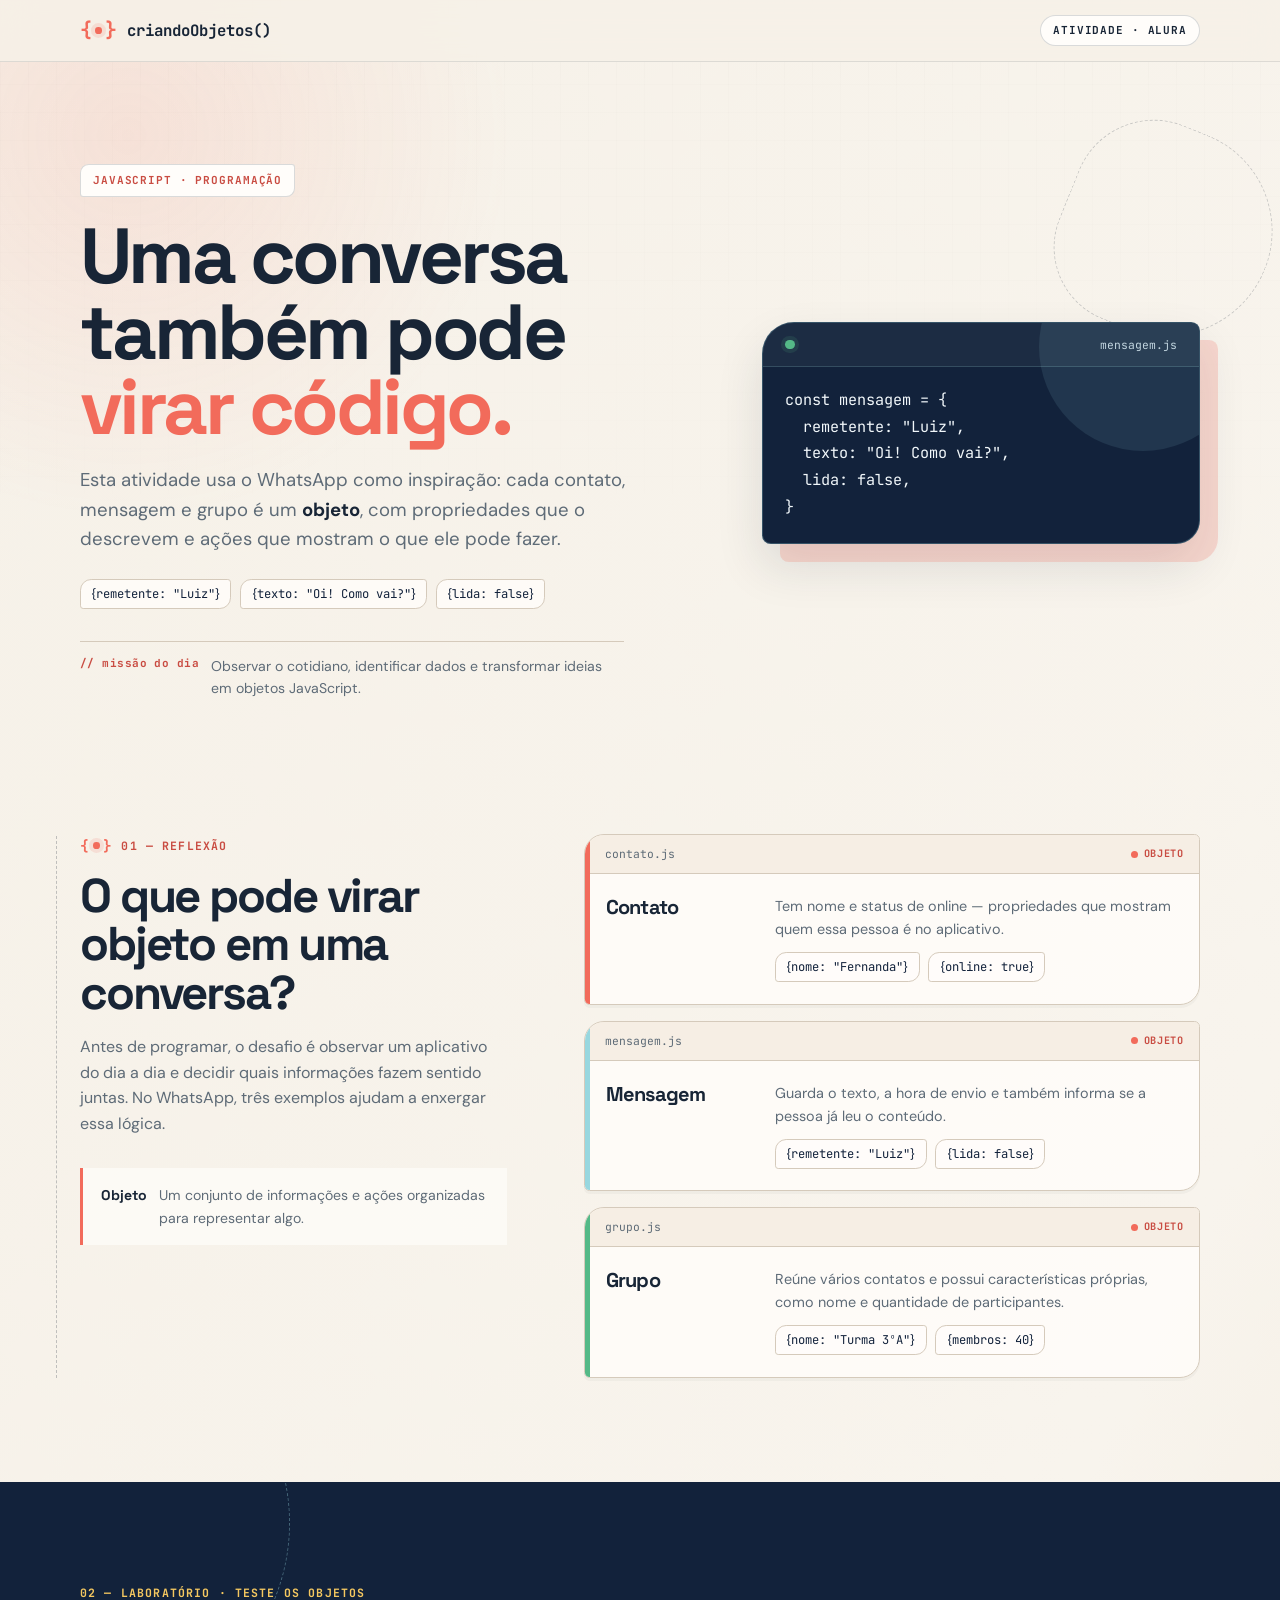
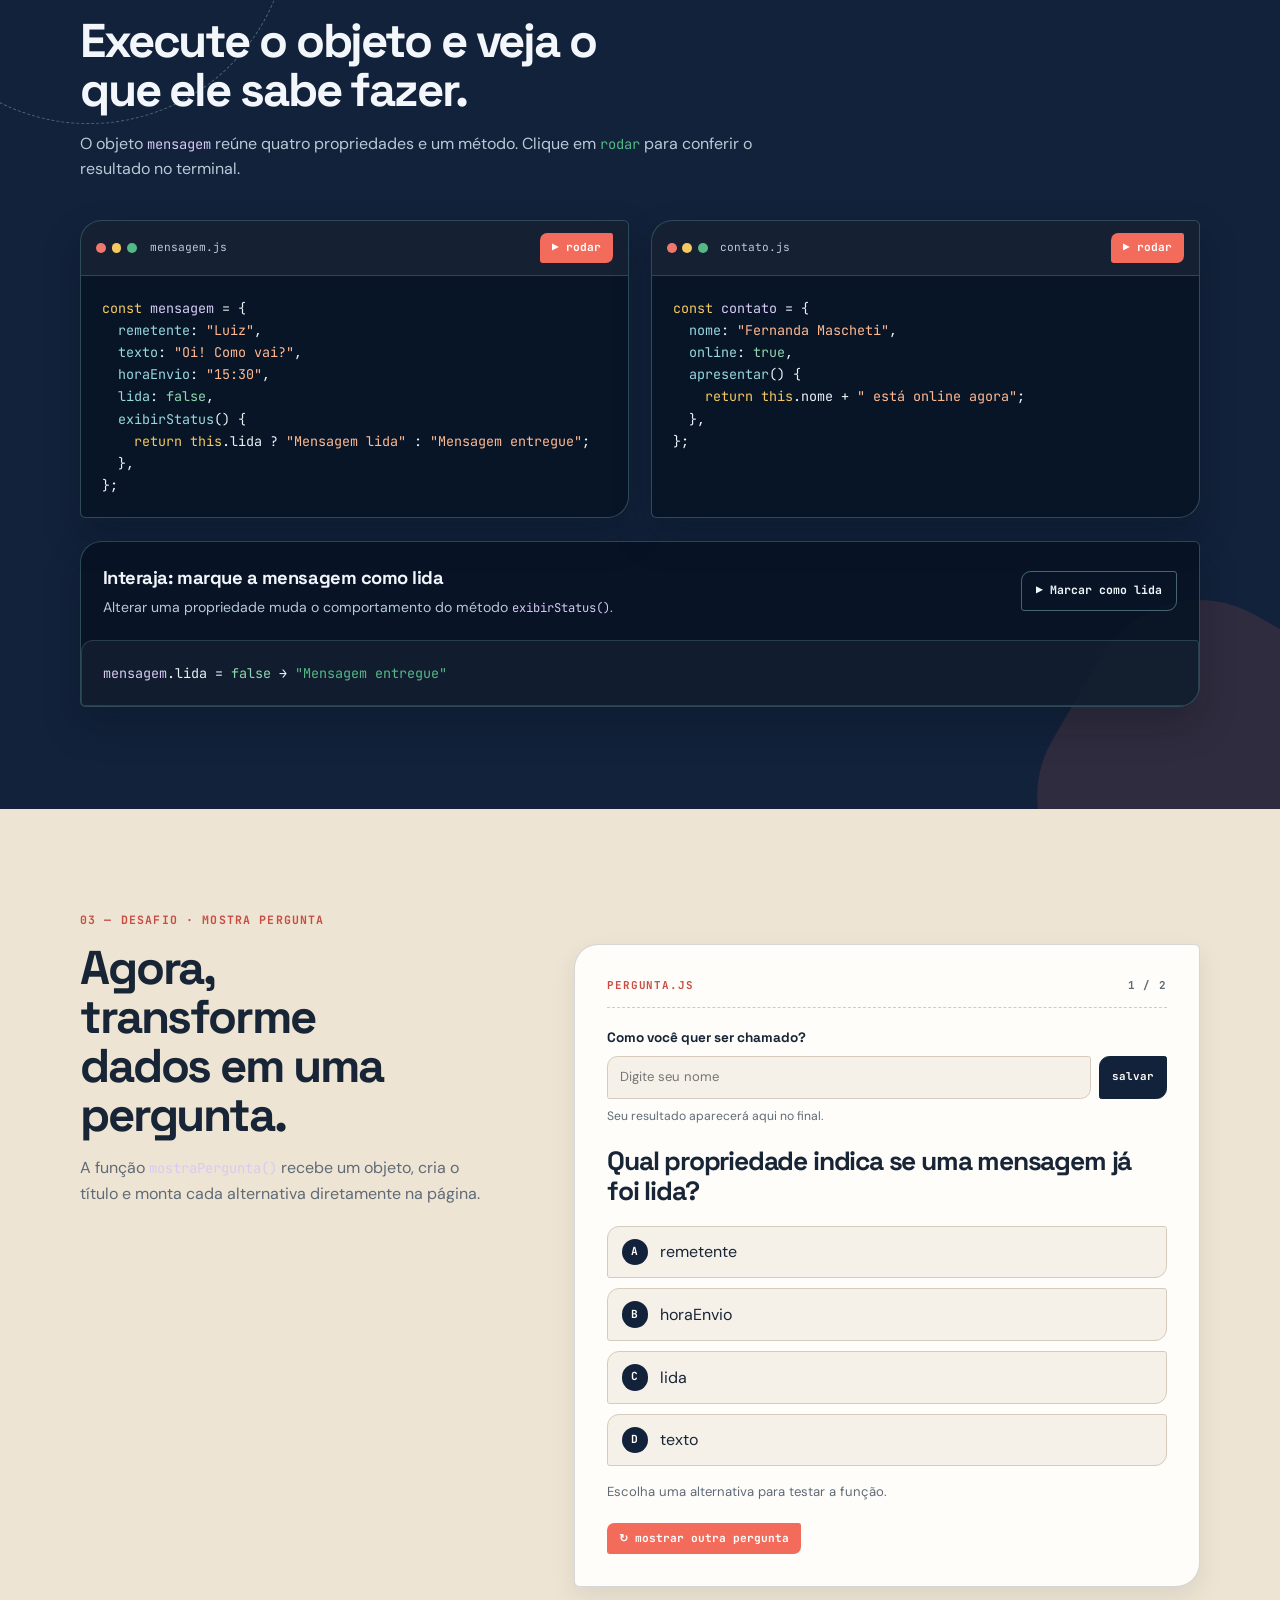
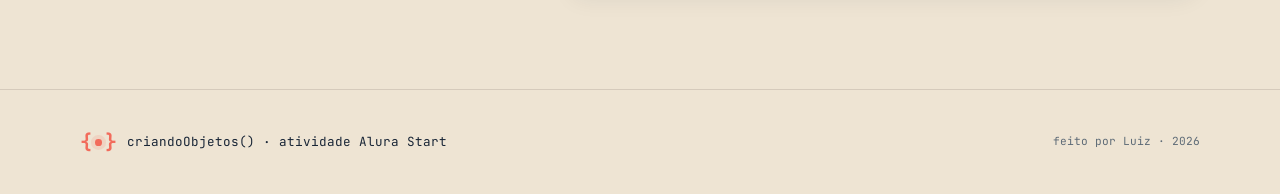
<file: index.html>
<!DOCTYPE html>
<html lang="pt-BR">
<head>
  <meta charset="UTF-8">
  <meta name="viewport" content="width=device-width, initial-scale=1.0">
  <meta name="description" content="Atividade de JavaScript sobre objetos, inspirada em conversas no WhatsApp.">
  <title>criandoObjetos() — Atividade Alura</title>
  <link rel="preconnect" href="https://fonts.googleapis.com">
  <link rel="preconnect" href="https://fonts.gstatic.com" crossorigin>
  <link href="https://fonts.googleapis.com/css2?family=DM+Sans:opsz,wght@9..40,400;9..40,500;9..40,700&family=JetBrains+Mono:wght@400;500;700&family=Space+Grotesk:wght@500;600;700&display=swap" rel="stylesheet">
  <link rel="stylesheet" href="css/style.css?v=click-red">
</head>

<!-- Design: Atlas de Conversas — editorial claro, azul-tinta para código e coral para ações. -->
<body>
  <header class="topbar">
    <div class="container flex-between">
      <div class="brand" aria-label="criandoObjetos">
        <span class="brace" aria-hidden="true">{<span class="dot"></span>}</span>
        <strong>criandoObjetos()</strong>
      </div>
      <span class="badge">atividade · alura</span>
    </div>
  </header>

  <main class="container">
    <section class="hero" aria-labelledby="titulo-principal">
      <div class="hero-text">
        <span class="tag">javascript · programação</span>
        <h1 id="titulo-principal">Uma conversa também pode <span class="coral">virar código.</span></h1>
        <p>Esta atividade usa o WhatsApp como inspiração: cada contato, mensagem e grupo é um <strong>objeto</strong>, com propriedades que o descrevem e ações que mostram o que ele pode fazer.</p>
        <div class="tokens" aria-label="Exemplos de propriedades de um objeto">
          <span class="token">{<code>remetente: "Luiz"</code>}</span>
          <span class="token">{<code>texto: "Oi! Como vai?"</code>}</span>
          <span class="token">{<code>lida: false</code>}</span>
        </div>
        <aside class="hero-note">
          <span>// missão do dia</span>
          <p>Observar o cotidiano, identificar dados e transformar ideias em objetos JavaScript.</p>
        </aside>
      </div>

      <div class="hero-code" aria-label="Exemplo de objeto mensagem em JavaScript">
        <div class="code-header"><span class="dot-live"></span> mensagem.js</div>
        <pre><code>const mensagem = {
  remetente: "Luiz",
  texto: "Oi! Como vai?",
  lida: false,
}</code></pre>
      </div>
    </section>

    <section class="reflection grid-2" aria-labelledby="titulo-reflexao">
      <div class="editorial">
        <p class="section-tag"><span class="brace small" aria-hidden="true">{<span class="dot"></span>}</span> 01 — reflexão</p>
        <h2 id="titulo-reflexao">O que pode virar objeto em uma conversa?</h2>
        <p class="muted">Antes de programar, o desafio é observar um aplicativo do dia a dia e decidir quais informações fazem sentido juntas. No WhatsApp, três exemplos ajudam a enxergar essa lógica.</p>
        <p class="object-definition"><strong>Objeto</strong><span>Um conjunto de informações e ações organizadas para representar algo.</span></p>
      </div>

      <div class="inspector-list" aria-label="Exemplos de objetos">
        <article class="inspector">
          <div class="code-header">contato.js <span class="obj-tag">objeto</span></div>
          <div class="inspector-body">
            <h3>Contato</h3>
            <p class="muted">Tem nome e status de online — propriedades que mostram quem essa pessoa é no aplicativo.</p>
            <div class="tokens">
              <span class="token">{<code>nome: "Fernanda"</code>}</span>
              <span class="token">{<code>online: true</code>}</span>
            </div>
          </div>
        </article>

        <article class="inspector">
          <div class="code-header">mensagem.js <span class="obj-tag">objeto</span></div>
          <div class="inspector-body">
            <h3>Mensagem</h3>
            <p class="muted">Guarda o texto, a hora de envio e também informa se a pessoa já leu o conteúdo.</p>
            <div class="tokens">
              <span class="token">{<code>remetente: "Luiz"</code>}</span>
              <span class="token">{<code>lida: false</code>}</span>
            </div>
          </div>
        </article>

        <article class="inspector">
          <div class="code-header">grupo.js <span class="obj-tag">objeto</span></div>
          <div class="inspector-body">
            <h3>Grupo</h3>
            <p class="muted">Reúne vários contatos e possui características próprias, como nome e quantidade de participantes.</p>
            <div class="tokens">
              <span class="token">{<code>nome: "Turma 3ºA"</code>}</span>
              <span class="token">{<code>membros: 40</code>}</span>
            </div>
          </div>
        </article>
      </div>
    </section>
  </main>

  <section class="playground" aria-labelledby="titulo-playground">
    <div class="container">
      <p class="section-tag">02 — laboratório · teste os objetos</p>
      <h2 id="titulo-playground">Execute o objeto e veja o que ele sabe fazer.</h2>
      <p class="muted max-w">O objeto <code class="code-inline">mensagem</code> reúne quatro propriedades e um método. Clique em <code class="code-inline green">rodar</code> para conferir o resultado no terminal.</p>

      <div class="grid-2">
        <article class="window">
          <div class="window-bar">
            <span class="dots" aria-hidden="true"><span class="r"></span><span class="y"></span><span class="g"></span></span>
            <span class="window-title">mensagem.js</span>
            <button class="run-btn" type="button" onclick="rodarMensagem()">▶ rodar</button>
          </div>
          <pre><code><span class="kw">const</span> <span class="var">mensagem</span> = {
  <span class="key">remetente</span>: <span class="str">"Luiz"</span>,
  <span class="key">texto</span>: <span class="str">"Oi! Como vai?"</span>,
  <span class="key">horaEnvio</span>: <span class="str">"15:30"</span>,
  <span class="key">lida</span>: <span class="bool">false</span>,
  <span class="key">exibirStatus</span>() {
    <span class="kw">return</span> <span class="kw">this</span>.lida ? <span class="str">"Mensagem lida"</span> : <span class="str">"Mensagem entregue"</span>;
  },
};</code></pre>
          <div id="console-mensagem" class="console hidden" aria-live="polite"></div>
        </article>

        <article class="window">
          <div class="window-bar">
            <span class="dots" aria-hidden="true"><span class="r"></span><span class="y"></span><span class="g"></span></span>
            <span class="window-title">contato.js</span>
            <button class="run-btn" type="button" onclick="rodarContato()">▶ rodar</button>
          </div>
          <pre><code><span class="kw">const</span> <span class="var">contato</span> = {
  <span class="key">nome</span>: <span class="str">"Fernanda Mascheti"</span>,
  <span class="key">online</span>: <span class="bool">true</span>,
  <span class="key">apresentar</span>() {
    <span class="kw">return</span> <span class="kw">this</span>.nome + <span class="str">" está online agora"</span>;
  },
};</code></pre>
          <div id="console-contato" class="console hidden" aria-live="polite"></div>
        </article>
      </div>

      <article class="window interact">
        <div class="interact-head">
          <div>
            <h3>Interaja: marque a mensagem como lida</h3>
            <p class="muted">Alterar uma propriedade muda o comportamento do método <code class="code-inline">exibirStatus()</code>.</p>
          </div>
          <button id="btn-lida" class="btn-outline" type="button" onclick="alternarLida()">▶ Marcar como lida</button>
        </div>
        <pre class="result-box"><code><span class="var">mensagem</span>.lida = <span class="bool">false</span> → <span class="ok">"Mensagem entregue"</span></code></pre>
      </article>
    </div>
  </section>

  <section class="question-lab" aria-labelledby="titulo-pergunta">
    <div class="container">
      <p class="section-tag">03 — desafio · mostra pergunta</p>
      <div class="question-layout">
        <div>
          <h2 id="titulo-pergunta">Agora, transforme dados em uma pergunta.</h2>
          <p class="muted">A função <code class="code-inline">mostraPergunta()</code> recebe um objeto, cria o título e monta cada alternativa diretamente na página.</p>
        </div>
        <div class="question-card" id="area-pergunta" aria-live="polite">
          <div class="question-card-top">
            <span class="question-label">pergunta.js</span>
            <span class="question-count" id="contador-pergunta">01 / 02</span>
          </div>
          <label class="name-field" for="nome-usuario">Como você quer ser chamado?</label>
          <div class="name-entry">
            <input id="nome-usuario" type="text" placeholder="Digite seu nome" maxlength="30" autocomplete="given-name">
            <button id="btn-salvar-nome" class="name-button" type="button">salvar</button>
          </div>
          <p id="saudacao-usuario" class="user-greeting" aria-live="polite">Seu resultado aparecerá aqui no final.</p>
          <h3 id="texto-pergunta">Carregando pergunta...</h3>
          <div id="alternativas" class="alternatives" role="group" aria-label="Alternativas da pergunta"></div>
          <p id="feedback-pergunta" class="question-feedback" aria-live="polite"></p>
          <button id="btn-proxima-pergunta" class="run-btn next-question" type="button">↻ mostrar outra pergunta</button>
          <div id="resultado-final" class="final-result hidden" aria-live="polite">
            <span class="final-kicker">resultado da missão</span>
            <h3 id="resultado-titulo"></h3>
            <p id="resultado-texto"></p>
          </div>
        </div>
      </div>
    </div>
  </section>

  <footer>
    <div class="container flex-between">
      <div class="brand"><span class="brace" aria-hidden="true">{<span class="dot"></span>}</span> criandoObjetos() · atividade Alura Start</div>
      <small>feito por Luiz · 2026</small>
    </div>
  </footer>

  <script src="js/app.js"></script>
</body>
</html>
</file>
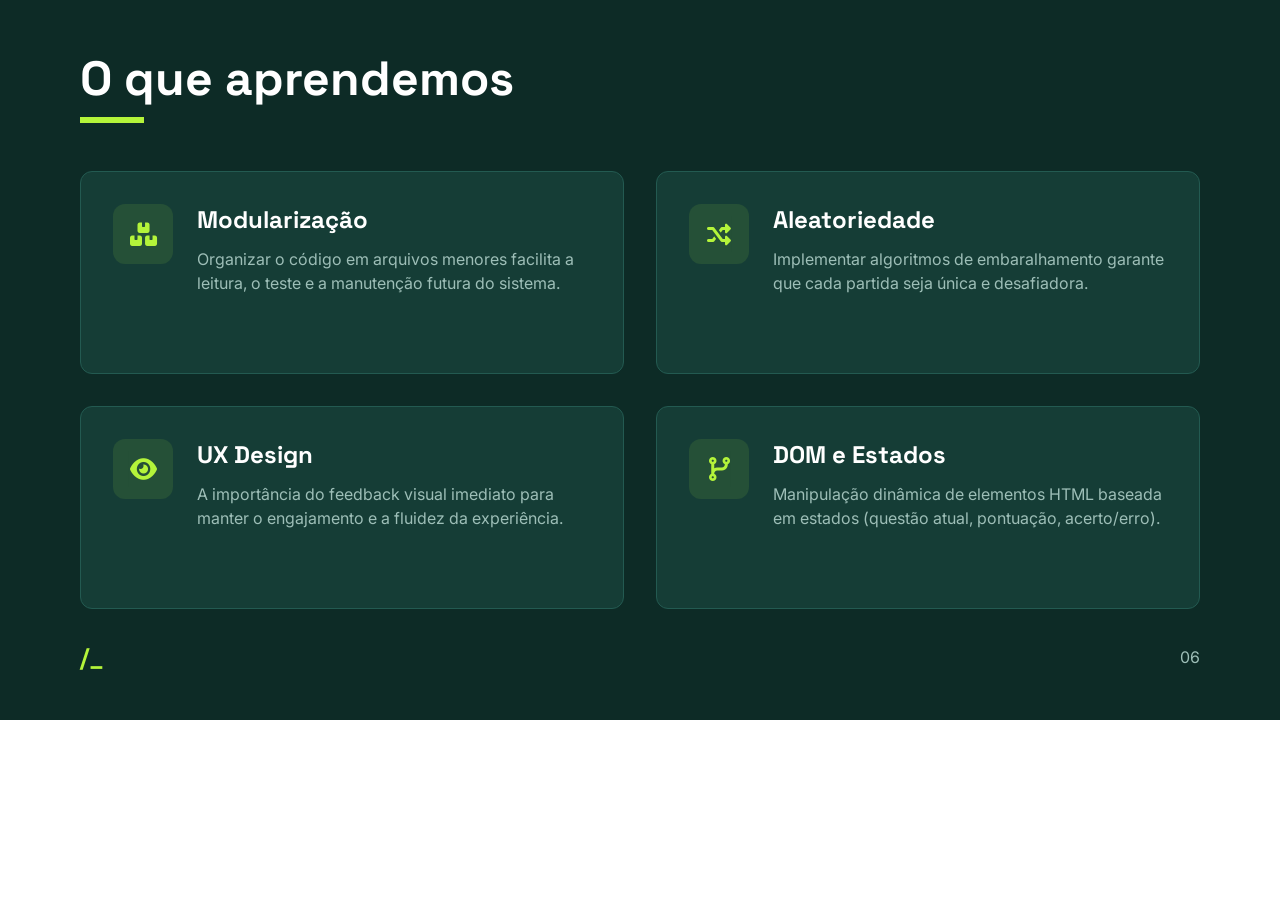
<file: apresentacao-missao-futebol/aprendizados.html>
<!DOCTYPE html>
<html lang="pt-BR">
<head>
  <meta charset="utf-8">
  <link href="https://fonts.googleapis.com/css2?family=Space+Grotesk:wght@700&family=Inter:wght@400;700&display=swap" rel="stylesheet">
  <link href="https://cdnjs.cloudflare.com/ajax/libs/font-awesome/6.0.0-beta3/css/all.min.css" rel="stylesheet">
  <style>
    * { margin: 0; padding: 0; box-sizing: border-box; }
    .slide-container {
      width: 1280px;
      min-height: 720px;
      background: #0D2B26;
      color: #FFFFFF;
      font-family: 'Inter', sans-serif;
      display: flex;
      flex-direction: column;
      padding: 48px 80px;
      position: relative;
    }

    .header {
      margin-bottom: 48px;
    }

    h2 {
      font-family: 'Space Grotesk', sans-serif;
      font-size: 48px;
      color: #FFFFFF;
      margin-bottom: 8px;
    }

    .accent-bar {
      width: 64px;
      height: 6px;
      background: #B4F43A;
    }

    .grid {
      flex: 1;
      display: grid;
      grid-template-columns: 1fr 1fr;
      grid-template-rows: 1fr 1fr;
      gap: 32px;
    }

    .card {
      background: #153D36;
      border: 1px solid #235A51;
      border-radius: 12px;
      padding: 32px;
      display: flex;
      align-items: flex-start;
      gap: 24px;
    }

    .icon-box {
      width: 60px;
      height: 60px;
      background: rgba(180, 244, 58, 0.1);
      border-radius: 12px;
      display: flex;
      align-items: center;
      justify-content: center;
      font-size: 24px;
      color: #B4F43A;
      flex-shrink: 0;
    }

    .card-content h3 {
      font-family: 'Space Grotesk', sans-serif;
      font-size: 24px;
      margin-bottom: 12px;
      color: #FFFFFF;
    }

    .card-content p {
      font-size: 16px;
      line-height: 1.5;
      color: #9DBEB7;
    }

    .footer {
      margin-top: 32px;
      display: flex;
      justify-content: space-between;
      align-items: center;
    }

    .motif {
      font-family: 'Space Grotesk', sans-serif;
      font-size: 24px;
      color: #B4F43A;
      font-weight: 700;
    }

    .page-num {
      color: #9DBEB7;
      font-size: 16px;
    }
  </style>
</head>
<body>
  <div class="slide-container">
    <div class="header">
      <h2>O que aprendemos</h2>
      <div class="accent-bar"></div>
    </div>

    <div class="grid">
      <div class="card">
        <div class="icon-box"><i class="fas fa-boxes"></i></div>
        <div class="card-content">
          <h3>Modularização</h3>
          <p>Organizar o código em arquivos menores facilita a leitura, o teste e a manutenção futura do sistema.</p>
        </div>
      </div>

      <div class="card">
        <div class="icon-box"><i class="fas fa-random"></i></div>
        <div class="card-content">
          <h3>Aleatoriedade</h3>
          <p>Implementar algoritmos de embaralhamento garante que cada partida seja única e desafiadora.</p>
        </div>
      </div>

      <div class="card">
        <div class="icon-box"><i class="fas fa-eye"></i></div>
        <div class="card-content">
          <h3>UX Design</h3>
          <p>A importância do feedback visual imediato para manter o engajamento e a fluidez da experiência.</p>
        </div>
      </div>

      <div class="card">
        <div class="icon-box"><i class="fas fa-code-branch"></i></div>
        <div class="card-content">
          <h3>DOM e Estados</h3>
          <p>Manipulação dinâmica de elementos HTML baseada em estados (questão atual, pontuação, acerto/erro).</p>
        </div>
      </div>
    </div>

    <div class="footer">
      <div class="motif">/_</div>
      <div class="page-num">06</div>
    </div>
  </div>
</body>
</html>
</file>
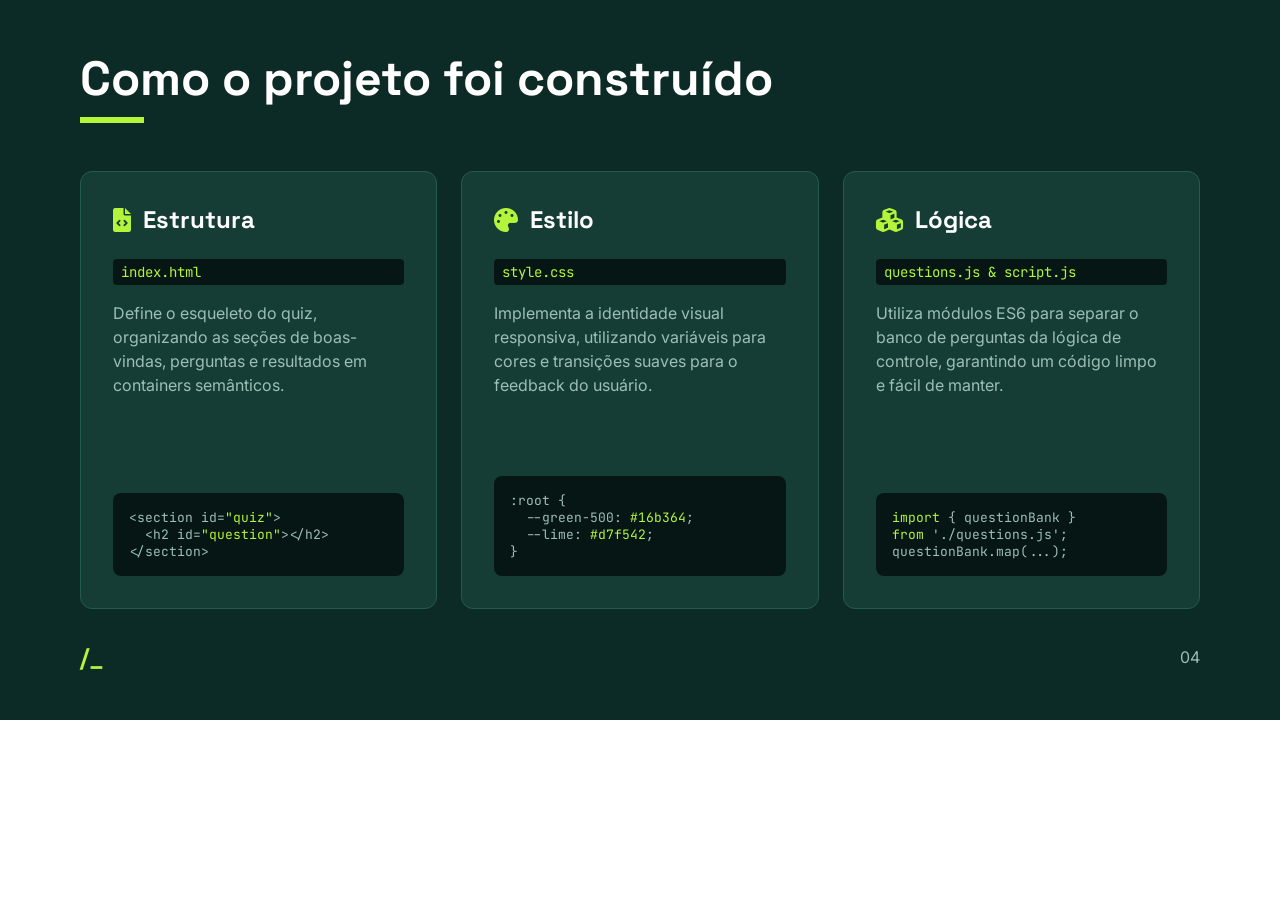
<file: apresentacao-missao-futebol/arquitetura.html>
<!DOCTYPE html>
<html lang="pt-BR">
<head>
  <meta charset="utf-8">
  <link href="https://fonts.googleapis.com/css2?family=Space+Grotesk:wght@700&family=Inter:wght@400;700&family=JetBrains+Mono:wght@400&display=swap" rel="stylesheet">
  <link href="https://cdnjs.cloudflare.com/ajax/libs/font-awesome/6.0.0-beta3/css/all.min.css" rel="stylesheet">
  <style>
    * { margin: 0; padding: 0; box-sizing: border-box; }
    .slide-container {
      width: 1280px;
      min-height: 720px;
      background: #0D2B26;
      color: #FFFFFF;
      font-family: 'Inter', sans-serif;
      display: flex;
      flex-direction: column;
      padding: 48px 80px;
      position: relative;
    }

    .header {
      margin-bottom: 48px;
    }

    h2 {
      font-family: 'Space Grotesk', sans-serif;
      font-size: 48px;
      color: #FFFFFF;
      margin-bottom: 8px;
    }

    .accent-bar {
      width: 64px;
      height: 6px;
      background: #B4F43A;
    }

    .architecture-grid {
      flex: 1;
      display: grid;
      grid-template-columns: 1fr 1fr 1fr;
      gap: 24px;
      align-items: stretch;
    }

    .column {
      background: #153D36;
      border: 1px solid #235A51;
      border-radius: 12px;
      padding: 32px;
      display: flex;
      flex-direction: column;
    }

    .column-header {
      display: flex;
      align-items: center;
      gap: 12px;
      margin-bottom: 24px;
    }

    .column-header i {
      color: #B4F43A;
      font-size: 24px;
    }

    .column-header h3 {
      font-family: 'Space Grotesk', sans-serif;
      font-size: 24px;
      color: #FFFFFF;
    }

    .file-tag {
      font-family: 'JetBrains Mono', monospace;
      font-size: 14px;
      background: #061614;
      color: #B4F43A;
      padding: 4px 8px;
      border-radius: 4px;
      display: inline-block;
      margin-bottom: 16px;
    }

    .column p {
      font-size: 16px;
      line-height: 1.5;
      color: #9DBEB7;
      margin-bottom: 20px;
    }

    .code-snippet {
      font-family: 'JetBrains Mono', monospace;
      font-size: 13px;
      background: #061614;
      padding: 16px;
      border-radius: 8px;
      color: #9DBEB7;
      margin-top: auto;
    }

    .code-snippet span { color: #B4F43A; }

    .footer {
      margin-top: 32px;
      display: flex;
      justify-content: space-between;
      align-items: center;
    }

    .motif {
      font-family: 'Space Grotesk', sans-serif;
      font-size: 24px;
      color: #B4F43A;
      font-weight: 700;
    }

    .page-num {
      color: #9DBEB7;
      font-size: 16px;
    }
  </style>
</head>
<body>
  <div class="slide-container">
    <div class="header">
      <h2>Como o projeto foi construído</h2>
      <div class="accent-bar"></div>
    </div>

    <div class="architecture-grid">
      <!-- HTML -->
      <div class="column">
        <div class="column-header">
          <i class="fas fa-file-code"></i>
          <h3>Estrutura</h3>
        </div>
        <div class="file-tag">index.html</div>
        <p>Define o esqueleto do quiz, organizando as seções de boas-vindas, perguntas e resultados em containers semânticos.</p>
        <div class="code-snippet">
          &lt;section id=<span>"quiz"</span>&gt;<br>
          &nbsp;&nbsp;&lt;h2 id=<span>"question"</span>&gt;&lt;/h2&gt;<br>
          &lt;/section&gt;
        </div>
      </div>

      <!-- CSS -->
      <div class="column">
        <div class="column-header">
          <i class="fas fa-palette"></i>
          <h3>Estilo</h3>
        </div>
        <div class="file-tag">style.css</div>
        <p>Implementa a identidade visual responsiva, utilizando variáveis para cores e transições suaves para o feedback do usuário.</p>
        <div class="code-snippet">
          :root {<br>
          &nbsp;&nbsp;--green-500: <span>#16b364</span>;<br>
          &nbsp;&nbsp;--lime: <span>#d7f542</span>;<br>
          }
        </div>
      </div>

      <!-- JS Módulos -->
      <div class="column">
        <div class="column-header">
          <i class="fas fa-cubes"></i>
          <h3>Lógica</h3>
        </div>
        <div class="file-tag">questions.js & script.js</div>
        <p>Utiliza módulos ES6 para separar o banco de perguntas da lógica de controle, garantindo um código limpo e fácil de manter.</p>
        <div class="code-snippet">
          <span>import</span> { questionBank }<br>
          <span>from</span> './questions.js';<br>
          questionBank.map(...);
        </div>
      </div>
    </div>

    <div class="footer">
      <div class="motif">/_</div>
      <div class="page-num">04</div>
    </div>
  </div>
</body>
</html>
</file>
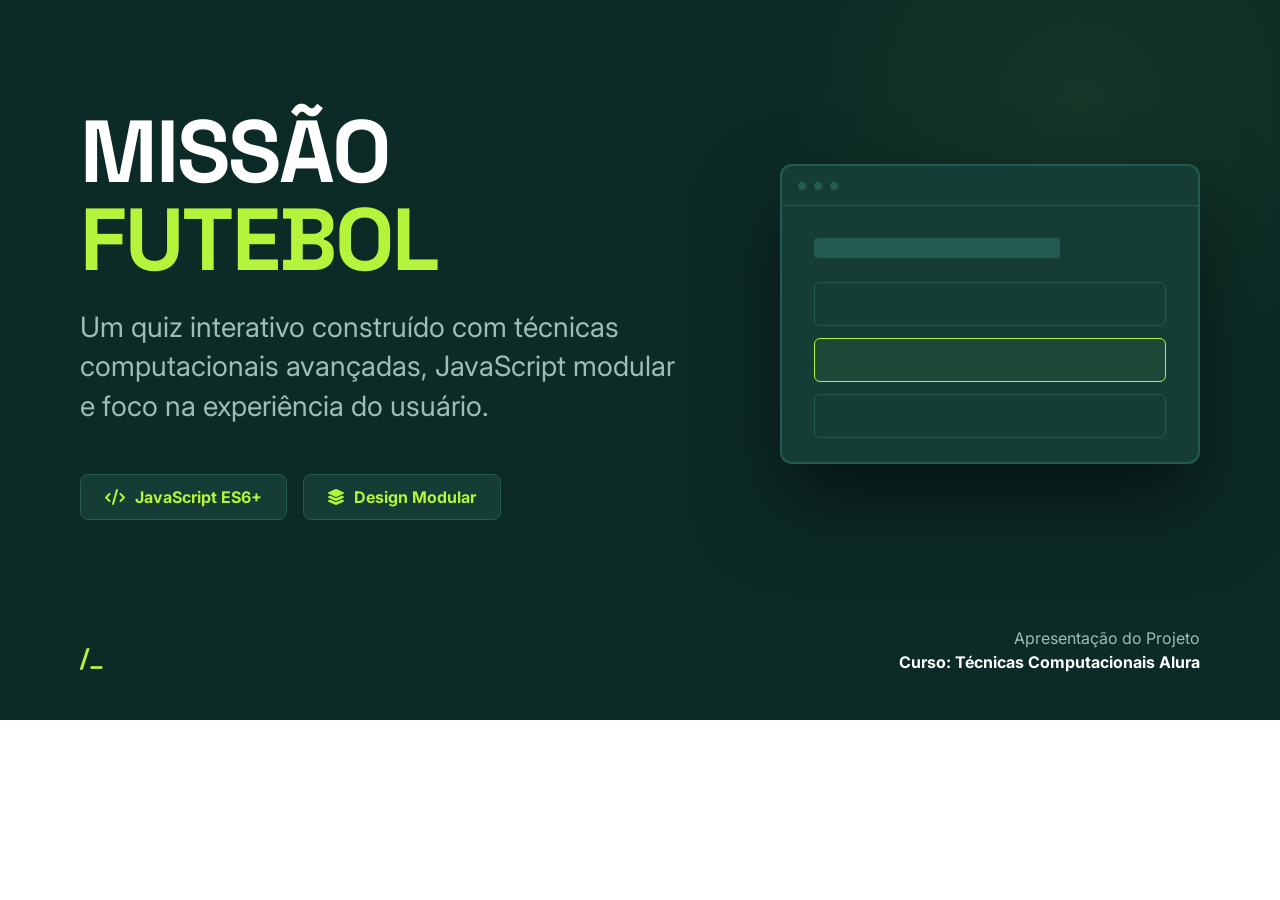
<file: apresentacao-missao-futebol/capa.html>
<!DOCTYPE html>
<html lang="pt-BR">
<head>
  <meta charset="utf-8">
  <link href="https://fonts.googleapis.com/css2?family=Space+Grotesk:wght@700&family=Inter:wght@400;700&display=swap" rel="stylesheet">
  <link href="https://cdnjs.cloudflare.com/ajax/libs/font-awesome/6.0.0-beta3/css/all.min.css" rel="stylesheet">
  <style>
    * { margin: 0; padding: 0; box-sizing: border-box; }
    .slide-container {
      width: 1280px;
      min-height: 720px;
      background: #0D2B26;
      color: #FFFFFF;
      font-family: 'Inter', sans-serif;
      display: flex;
      flex-direction: column;
      position: relative;
      overflow: hidden;
    }
    
    /* Background Elements */
    .bg-circle {
      position: absolute;
      width: 600px;
      height: 600px;
      background: radial-gradient(circle, rgba(180, 244, 58, 0.05) 0%, transparent 70%);
      border-radius: 50%;
      top: -200px;
      right: -100px;
    }

    .hero-layout {
      flex: 1;
      display: flex;
      align-items: center;
      padding: 0 80px;
      padding-top: 48px;
    }

    .text-side {
      flex: 1.2;
    }

    .visual-side {
      flex: 0.8;
      display: flex;
      justify-content: flex-end;
      position: relative;
    }

    h1 {
      font-family: 'Space Grotesk', sans-serif;
      font-size: 88px;
      line-height: 1.0;
      letter-spacing: -2px;
      margin-bottom: 24px;
    }

    h1 span {
      color: #B4F43A;
      display: block;
    }

    .subtitle {
      font-size: 28px;
      color: #9DBEB7;
      margin-bottom: 48px;
      font-weight: 400;
      max-width: 600px;
      line-height: 1.4;
    }

    .badge-row {
      display: flex;
      gap: 16px;
    }

    .badge {
      background: #153D36;
      border: 1px solid #235A51;
      padding: 12px 24px;
      border-radius: 8px;
      font-size: 16px;
      font-weight: 700;
      color: #B4F43A;
      display: flex;
      align-items: center;
      gap: 10px;
    }

    .mockup {
      width: 420px;
      height: 300px;
      background: #153D36;
      border: 2px solid #235A51;
      border-radius: 12px;
      position: relative;
      box-shadow: 0 40px 80px rgba(0,0,0,0.5);
    }

    .mockup-header {
      height: 40px;
      border-bottom: 1px solid #235A51;
      display: flex;
      align-items: center;
      padding: 0 16px;
      gap: 8px;
    }

    .dot { width: 8px; height: 8px; border-radius: 50%; background: #235A51; }

    .mockup-content {
      padding: 32px;
    }

    .mockup-title {
      height: 20px;
      width: 70%;
      background: #235A51;
      border-radius: 4px;
      margin-bottom: 24px;
    }

    .mockup-option {
      height: 44px;
      width: 100%;
      border: 1px solid #235A51;
      border-radius: 6px;
      margin-bottom: 12px;
    }

    .mockup-option.active {
      border-color: #B4F43A;
      background: rgba(180, 244, 58, 0.05);
    }

    .footer {
      padding: 48px 80px;
      display: flex;
      justify-content: space-between;
      align-items: flex-end;
    }

    .motif {
      font-family: 'Space Grotesk', sans-serif;
      font-size: 24px;
      color: #B4F43A;
      font-weight: 700;
    }

    .author {
      text-align: right;
      font-size: 16px;
      color: #9DBEB7;
    }

    .author strong { color: #FFFFFF; display: block; margin-top: 4px; }
  </style>
</head>
<body>
  <div class="slide-container">
    <div class="bg-circle"></div>
    
    <div class="hero-layout">
      <div class="text-side">
        <h1>MISSÃO <span>FUTEBOL</span></h1>
        <p class="subtitle">Um quiz interativo construído com técnicas computacionais avançadas, JavaScript modular e foco na experiência do usuário.</p>
        
        <div class="badge-row">
          <div class="badge">
            <i class="fas fa-code"></i> JavaScript ES6+
          </div>
          <div class="badge">
            <i class="fas fa-layer-group"></i> Design Modular
          </div>
        </div>
      </div>
      
      <div class="visual-side">
        <div class="mockup">
          <div class="mockup-header">
            <div class="dot"></div>
            <div class="dot"></div>
            <div class="dot"></div>
          </div>
          <div class="mockup-content">
            <div class="mockup-title"></div>
            <div class="mockup-option"></div>
            <div class="mockup-option active"></div>
            <div class="mockup-option"></div>
          </div>
        </div>
      </div>
    </div>

    <div class="footer">
      <div class="motif">/_</div>
      <div class="author">
        Apresentação do Projeto
        <strong>Curso: Técnicas Computacionais Alura</strong>
      </div>
    </div>
  </div>
</body>
</html>
</file>
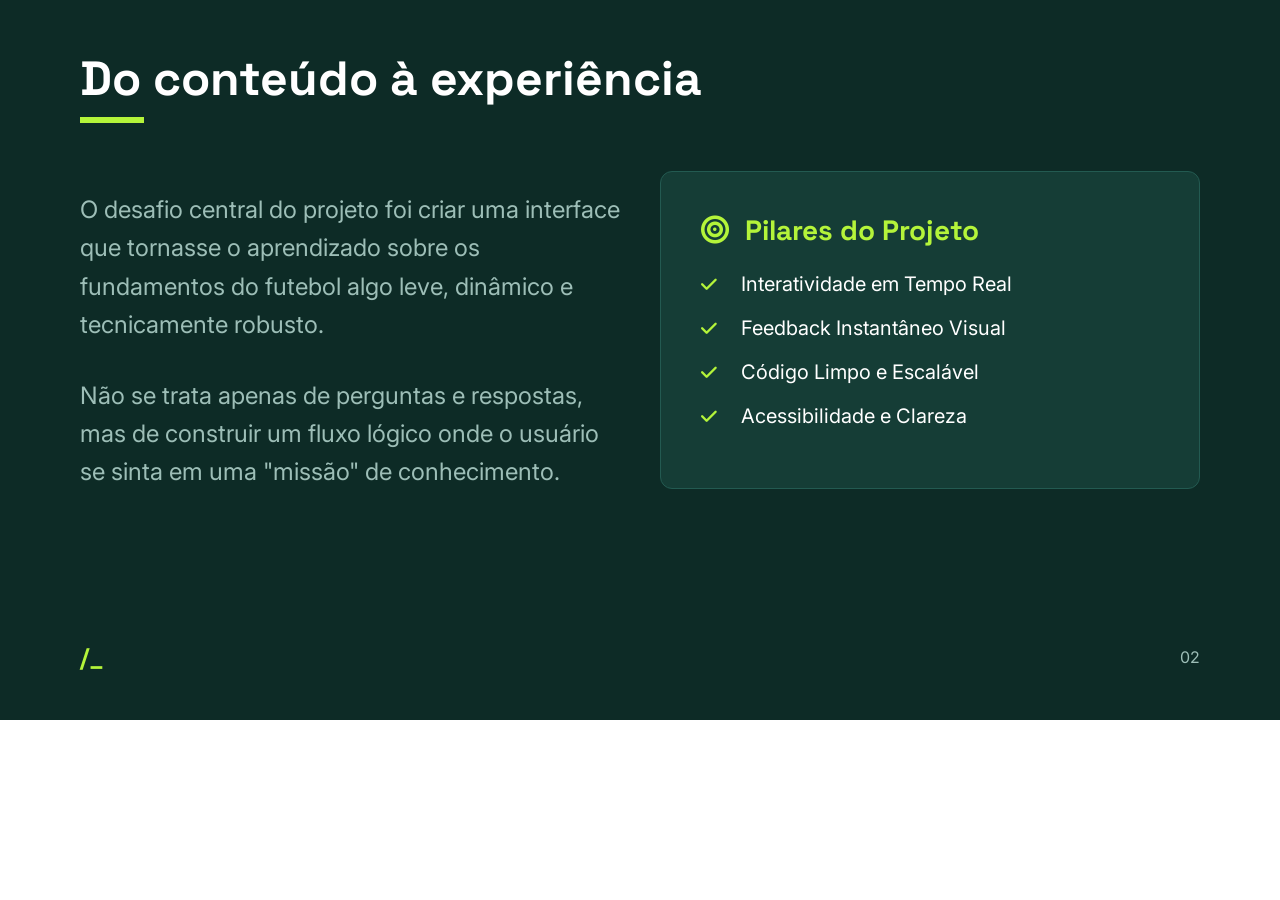
<file: apresentacao-missao-futebol/desafio.html>
<!DOCTYPE html>
<html lang="pt-BR">
<head>
  <meta charset="utf-8">
  <link href="https://fonts.googleapis.com/css2?family=Space+Grotesk:wght@700&family=Inter:wght@400;700&display=swap" rel="stylesheet">
  <link href="https://cdnjs.cloudflare.com/ajax/libs/font-awesome/6.0.0-beta3/css/all.min.css" rel="stylesheet">
  <style>
    * { margin: 0; padding: 0; box-sizing: border-box; }
    .slide-container {
      width: 1280px;
      min-height: 720px;
      background: #0D2B26;
      color: #FFFFFF;
      font-family: 'Inter', sans-serif;
      display: flex;
      flex-direction: column;
      padding: 48px 80px;
      position: relative;
    }

    .header {
      margin-bottom: 48px;
      padding-top: 0;
    }

    h2 {
      font-family: 'Space Grotesk', sans-serif;
      font-size: 48px;
      color: #FFFFFF;
      margin-bottom: 8px;
    }

    .accent-bar {
      width: 64px;
      height: 6px;
      background: #B4F43A;
    }

    .content-zone {
      flex: 1;
      display: grid;
      grid-template-columns: 1fr 1fr;
      gap: 40px;
      align-items: start;
    }

    .text-block {
      padding-top: 20px;
    }

    p {
      font-size: 24px;
      line-height: 1.6;
      color: #9DBEB7;
      margin-bottom: 32px;
    }

    .concept-card {
      background: #153D36;
      border: 1px solid #235A51;
      border-radius: 12px;
      padding: 40px;
    }

    h3 {
      font-family: 'Space Grotesk', sans-serif;
      font-size: 28px;
      color: #B4F43A;
      margin-bottom: 24px;
      display: flex;
      align-items: center;
      gap: 16px;
    }

    ul {
      list-style: none;
    }

    li {
      font-size: 20px;
      margin-bottom: 20px;
      display: flex;
      align-items: center;
      gap: 16px;
      color: #FFFFFF;
    }

    li i {
      color: #B4F43A;
      font-size: 18px;
      width: 24px;
    }

    .footer {
      margin-top: auto;
      display: flex;
      justify-content: space-between;
      align-items: center;
    }

    .motif {
      font-family: 'Space Grotesk', sans-serif;
      font-size: 24px;
      color: #B4F43A;
      font-weight: 700;
    }

    .page-num {
      color: #9DBEB7;
      font-size: 16px;
    }
  </style>
</head>
<body>
  <div class="slide-container">
    <div class="header">
      <h2>Do conteúdo à experiência</h2>
      <div class="accent-bar"></div>
    </div>

    <div class="content-zone">
      <div class="text-block">
        <p>O desafio central do projeto foi criar uma interface que tornasse o aprendizado sobre os fundamentos do futebol algo leve, dinâmico e tecnicamente robusto.</p>
        <p>Não se trata apenas de perguntas e respostas, mas de construir um fluxo lógico onde o usuário se sinta em uma "missão" de conhecimento.</p>
      </div>

      <div class="concept-card">
        <h3><i class="fas fa-bullseye"></i> Pilares do Projeto</h3>
        <ul>
          <li><i class="fas fa-check"></i> Interatividade em Tempo Real</li>
          <li><i class="fas fa-check"></i> Feedback Instantâneo Visual</li>
          <li><i class="fas fa-check"></i> Código Limpo e Escalável</li>
          <li><i class="fas fa-check"></i> Acessibilidade e Clareza</li>
        </ul>
      </div>
    </div>

    <div class="footer">
      <div class="motif">/_</div>
      <div class="page-num">02</div>
    </div>
  </div>
</body>
</html>
</file>
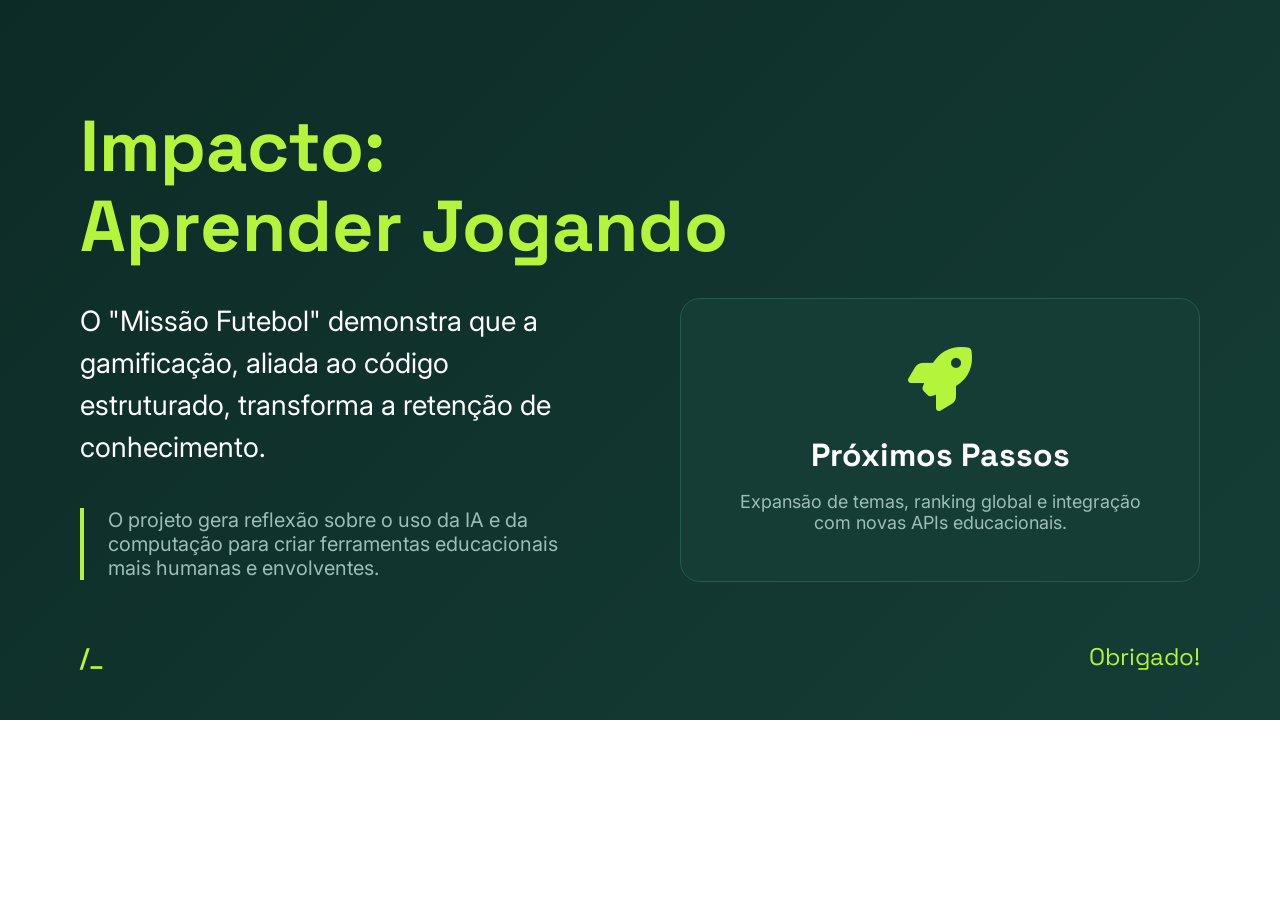
<file: apresentacao-missao-futebol/impacto.html>
<!DOCTYPE html>
<html lang="pt-BR">
<head>
  <meta charset="utf-8">
  <link href="https://fonts.googleapis.com/css2?family=Space+Grotesk:wght@700&family=Inter:wght@400;700&display=swap" rel="stylesheet">
  <link href="https://cdnjs.cloudflare.com/ajax/libs/font-awesome/6.0.0-beta3/css/all.min.css" rel="stylesheet">
  <style>
    * { margin: 0; padding: 0; box-sizing: border-box; }
    .slide-container {
      width: 1280px;
      min-height: 720px;
      background: #0D2B26;
      color: #FFFFFF;
      font-family: 'Inter', sans-serif;
      display: flex;
      flex-direction: column;
      padding: 48px 80px;
      position: relative;
    }

    .bg-gradient {
      position: absolute;
      inset: 0;
      background: linear-gradient(135deg, rgba(13, 43, 38, 1) 0%, rgba(21, 61, 54, 1) 100%);
      z-index: 1;
    }

    .content {
      position: relative;
      z-index: 2;
      flex: 1;
      display: flex;
      flex-direction: column;
      justify-content: center;
    }

    h2 {
      font-family: 'Space Grotesk', sans-serif;
      font-size: 72px;
      color: #B4F43A;
      margin-bottom: 32px;
      line-height: 1.1;
    }

    .impact-grid {
      display: grid;
      grid-template-columns: 1fr 1fr;
      gap: 80px;
      align-items: center;
    }

    .text-section p {
      font-size: 28px;
      line-height: 1.5;
      color: #FFFFFF;
      margin-bottom: 24px;
    }

    .text-section span {
      display: block;
      font-size: 20px;
      color: #9DBEB7;
      border-left: 4px solid #B4F43A;
      padding-left: 24px;
      margin-top: 40px;
    }

    .cta-box {
      background: #153D36;
      border: 1px solid #235A51;
      border-radius: 20px;
      padding: 48px;
      text-align: center;
    }

    .cta-box i {
      font-size: 64px;
      color: #B4F43A;
      margin-bottom: 24px;
    }

    .cta-box h3 {
      font-family: 'Space Grotesk', sans-serif;
      font-size: 32px;
      margin-bottom: 16px;
    }

    .cta-box p {
      color: #9DBEB7;
      font-size: 18px;
    }

    .footer {
      position: relative;
      z-index: 2;
      margin-top: auto;
      display: flex;
      justify-content: space-between;
      align-items: center;
    }

    .motif {
      font-family: 'Space Grotesk', sans-serif;
      font-size: 24px;
      color: #B4F43A;
      font-weight: 700;
    }

    .thanks {
      font-family: 'Space Grotesk', sans-serif;
      color: #B4F43A;
      font-size: 24px;
    }
  </style>
</head>
<body>
  <div class="slide-container">
    <div class="bg-gradient"></div>
    
    <div class="content">
      <h2>Impacto:<br>Aprender Jogando</h2>
      
      <div class="impact-grid">
        <div class="text-section">
          <p>O "Missão Futebol" demonstra que a gamificação, aliada ao código estruturado, transforma a retenção de conhecimento.</p>
          <span>O projeto gera reflexão sobre o uso da IA e da computação para criar ferramentas educacionais mais humanas e envolventes.</span>
        </div>
        
        <div class="cta-box">
          <i class="fas fa-rocket"></i>
          <h3>Próximos Passos</h3>
          <p>Expansão de temas, ranking global e integração com novas APIs educacionais.</p>
        </div>
      </div>
    </div>

    <div class="footer">
      <div class="motif">/_</div>
      <div class="thanks">Obrigado!</div>
    </div>
  </div>
</body>
</html>
</file>
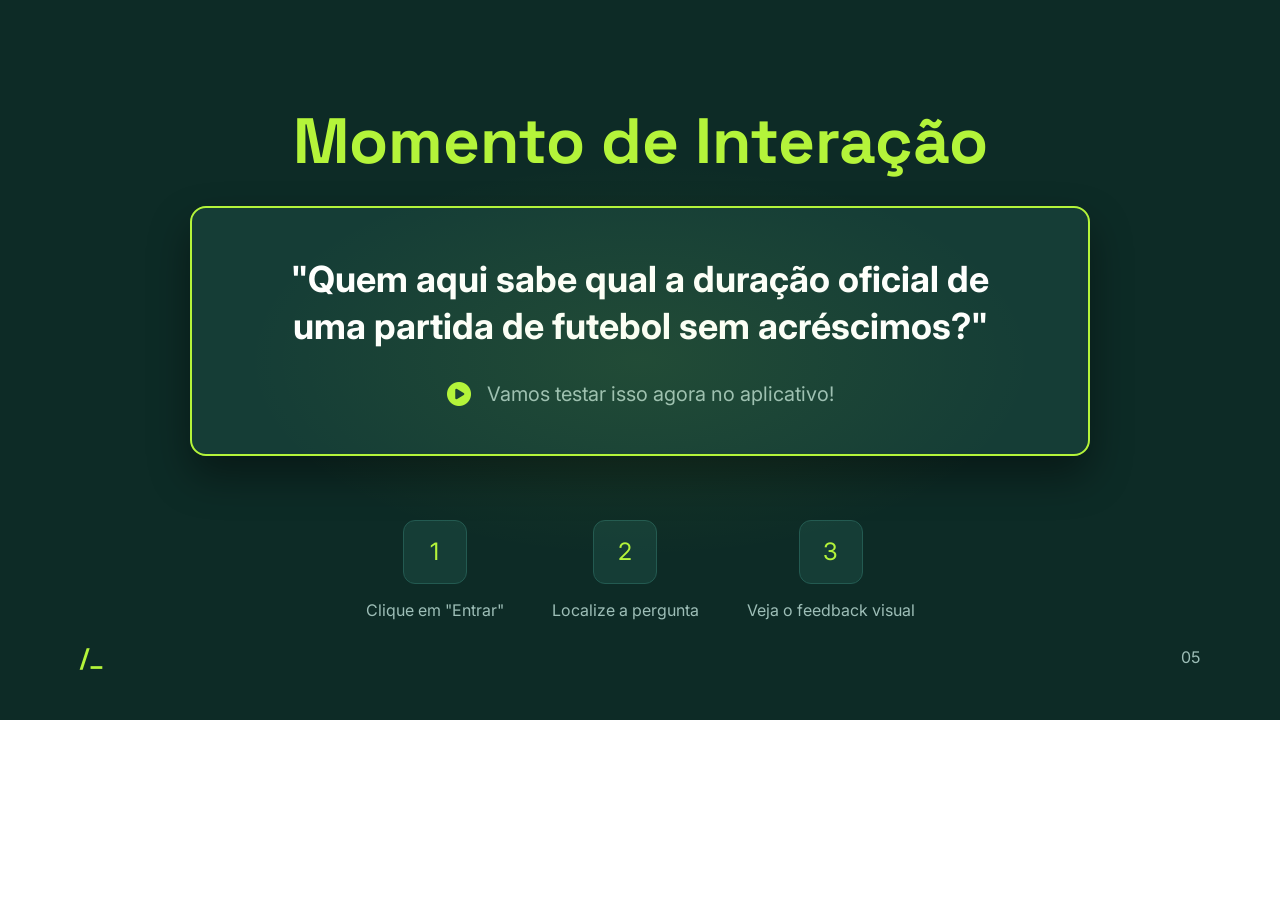
<file: apresentacao-missao-futebol/interacao.html>
<!DOCTYPE html>
<html lang="pt-BR">
<head>
  <meta charset="utf-8">
  <link href="https://fonts.googleapis.com/css2?family=Space+Grotesk:wght@700&family=Inter:wght@400;700&display=swap" rel="stylesheet">
  <link href="https://cdnjs.cloudflare.com/ajax/libs/font-awesome/6.0.0-beta3/css/all.min.css" rel="stylesheet">
  <style>
    * { margin: 0; padding: 0; box-sizing: border-box; }
    .slide-container {
      width: 1280px;
      min-height: 720px;
      background: #0D2B26;
      color: #FFFFFF;
      font-family: 'Inter', sans-serif;
      display: flex;
      flex-direction: column;
      padding: 48px 80px;
      position: relative;
      justify-content: center;
      align-items: center;
      text-align: center;
    }

    .bg-accent {
      position: absolute;
      top: 50%;
      left: 50%;
      transform: translate(-50%, -50%);
      width: 800px;
      height: 400px;
      background: radial-gradient(ellipse at center, rgba(180, 244, 58, 0.08) 0%, transparent 70%);
      pointer-events: none;
    }

    h2 {
      font-family: 'Space Grotesk', sans-serif;
      font-size: 64px;
      color: #B4F43A;
      margin-bottom: 24px;
    }

    .question-box {
      background: #153D36;
      border: 2px solid #B4F43A;
      border-radius: 16px;
      padding: 48px 64px;
      max-width: 900px;
      box-shadow: 0 20px 40px rgba(0,0,0,0.4);
      margin-bottom: 64px;
    }

    .question-text {
      font-size: 36px;
      font-weight: 700;
      line-height: 1.3;
      margin-bottom: 32px;
    }

    .demo-hint {
      display: flex;
      align-items: center;
      gap: 16px;
      justify-content: center;
      color: #9DBEB7;
      font-size: 20px;
    }

    .demo-hint i {
      color: #B4F43A;
      font-size: 24px;
    }

    .interaction-steps {
      display: flex;
      gap: 48px;
    }

    .step {
      display: flex;
      flex-direction: column;
      align-items: center;
      gap: 16px;
    }

    .step-icon {
      width: 64px;
      height: 64px;
      background: #153D36;
      border-radius: 12px;
      display: flex;
      align-items: center;
      justify-content: center;
      font-size: 24px;
      color: #B4F43A;
      border: 1px solid #235A51;
    }

    .step-text {
      font-size: 16px;
      color: #9DBEB7;
    }

    .footer {
      position: absolute;
      bottom: 48px;
      left: 80px;
      right: 80px;
      display: flex;
      justify-content: space-between;
      align-items: center;
    }

    .motif {
      font-family: 'Space Grotesk', sans-serif;
      font-size: 24px;
      color: #B4F43A;
      font-weight: 700;
    }

    .page-num {
      color: #9DBEB7;
      font-size: 16px;
    }
  </style>
</head>
<body>
  <div class="slide-container">
    <div class="bg-accent"></div>
    
    <h2>Momento de Interação</h2>
    
    <div class="question-box">
      <p class="question-text">"Quem aqui sabe qual a duração oficial de uma partida de futebol sem acréscimos?"</p>
      <div class="demo-hint">
        <i class="fas fa-play-circle"></i>
        <span>Vamos testar isso agora no aplicativo!</span>
      </div>
    </div>

    <div class="interaction-steps">
      <div class="step">
        <div class="step-icon">1</div>
        <div class="step-text">Clique em "Entrar"</div>
      </div>
      <div class="step">
        <div class="step-icon">2</div>
        <div class="step-text">Localize a pergunta</div>
      </div>
      <div class="step">
        <div class="step-icon">3</div>
        <div class="step-text">Veja o feedback visual</div>
      </div>
    </div>

    <div class="footer">
      <div class="motif">/_</div>
      <div class="page-num">05</div>
    </div>
  </div>
</body>
</html>
</file>
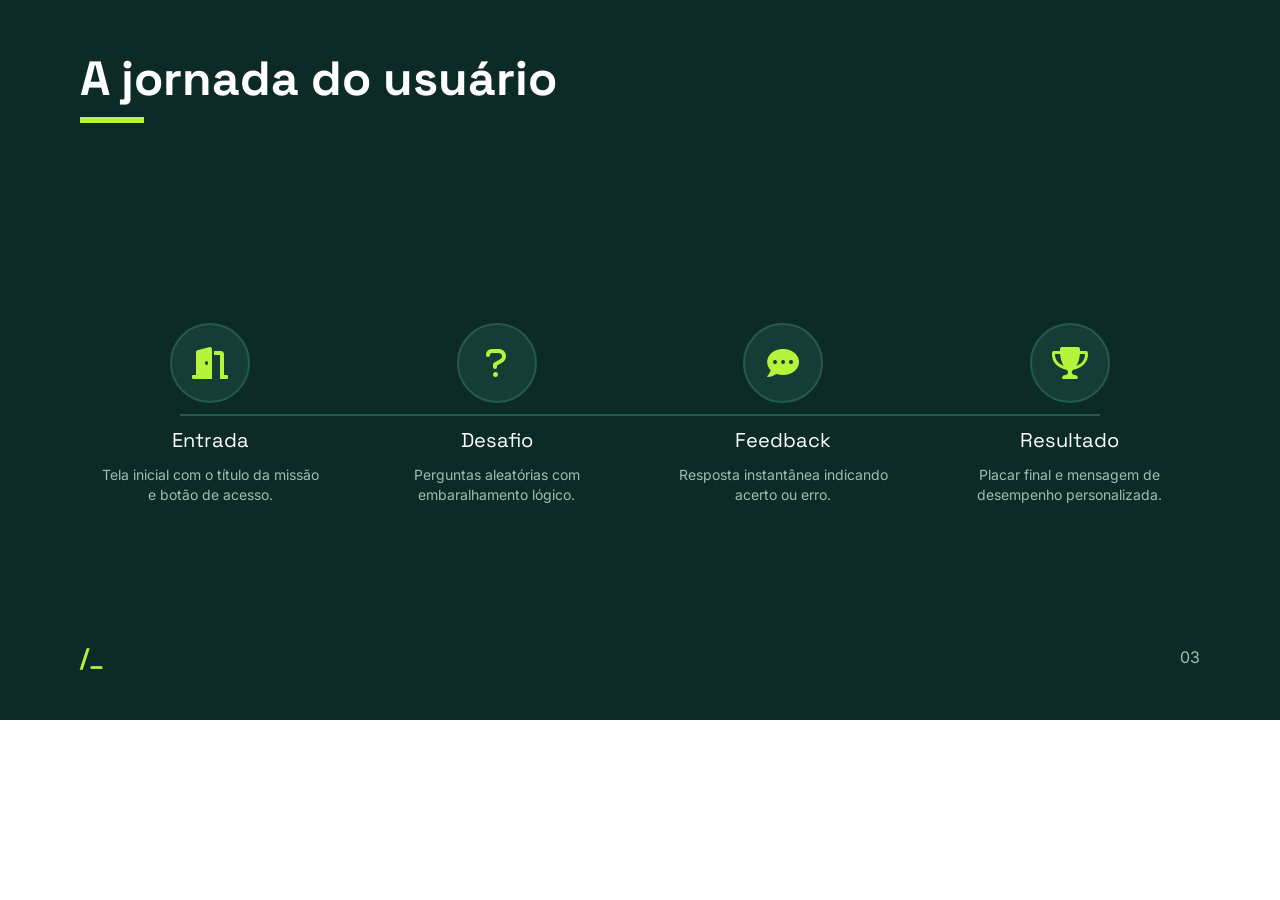
<file: apresentacao-missao-futebol/jornada.html>
<!DOCTYPE html>
<html lang="pt-BR">
<head>
  <meta charset="utf-8">
  <link href="https://fonts.googleapis.com/css2?family=Space+Grotesk:wght@700&family=Inter:wght@400;700&display=swap" rel="stylesheet">
  <link href="https://cdnjs.cloudflare.com/ajax/libs/font-awesome/6.0.0-beta3/css/all.min.css" rel="stylesheet">
  <style>
    * { margin: 0; padding: 0; box-sizing: border-box; }
    .slide-container {
      width: 1280px;
      min-height: 720px;
      background: #0D2B26;
      color: #FFFFFF;
      font-family: 'Inter', sans-serif;
      display: flex;
      flex-direction: column;
      padding: 48px 80px;
      position: relative;
    }

    .header {
      margin-bottom: 64px;
      padding-top: 0;
    }

    h2 {
      font-family: 'Space Grotesk', sans-serif;
      font-size: 48px;
      color: #FFFFFF;
      margin-bottom: 8px;
    }

    .accent-bar {
      width: 64px;
      height: 6px;
      background: #B4F43A;
    }

    .flow-container {
      flex: 1;
      display: flex;
      align-items: center;
      justify-content: space-between;
      padding: 0 20px;
      position: relative;
    }

    /* Connecting Line */
    .flow-line {
      position: absolute;
      top: 50%;
      left: 100px;
      right: 100px;
      height: 2px;
      background: #235A51;
      z-index: 1;
    }

    .flow-step {
      z-index: 2;
      display: flex;
      flex-direction: column;
      align-items: center;
      width: 220px;
    }

    .step-icon {
      width: 80px;
      height: 80px;
      background: #153D36;
      border: 2px solid #235A51;
      border-radius: 50%;
      display: flex;
      align-items: center;
      justify-content: center;
      color: #B4F43A;
      font-size: 32px;
      margin-bottom: 24px;
      transition: border-color 0.3s;
    }

    .flow-step:hover .step-icon {
      border-color: #B4F43A;
    }

    .step-title {
      font-family: 'Space Grotesk', sans-serif;
      font-size: 20px;
      color: #FFFFFF;
      margin-bottom: 12px;
      text-align: center;
    }

    .step-desc {
      font-size: 14px;
      color: #9DBEB7;
      text-align: center;
      line-height: 1.4;
    }

    .footer {
      margin-top: auto;
      display: flex;
      justify-content: space-between;
      align-items: center;
    }

    .motif {
      font-family: 'Space Grotesk', sans-serif;
      font-size: 24px;
      color: #B4F43A;
      font-weight: 700;
    }

    .page-num {
      color: #9DBEB7;
      font-size: 16px;
    }
  </style>
</head>
<body>
  <div class="slide-container">
    <div class="header">
      <h2>A jornada do usuário</h2>
      <div class="accent-bar"></div>
    </div>

    <div class="flow-container">
      <div class="flow-line"></div>
      
      <div class="flow-step">
        <div class="step-icon"><i class="fas fa-door-open"></i></div>
        <div class="step-title">Entrada</div>
        <div class="step-desc">Tela inicial com o título da missão e botão de acesso.</div>
      </div>

      <div class="flow-step">
        <div class="step-icon"><i class="fas fa-question"></i></div>
        <div class="step-title">Desafio</div>
        <div class="step-desc">Perguntas aleatórias com embaralhamento lógico.</div>
      </div>

      <div class="flow-step">
        <div class="step-icon"><i class="fas fa-comment-dots"></i></div>
        <div class="step-title">Feedback</div>
        <div class="step-desc">Resposta instantânea indicando acerto ou erro.</div>
      </div>

      <div class="flow-step">
        <div class="step-icon"><i class="fas fa-trophy"></i></div>
        <div class="step-title">Resultado</div>
        <div class="step-desc">Placar final e mensagem de desempenho personalizada.</div>
      </div>
    </div>

    <div class="footer">
      <div class="motif">/_</div>
      <div class="page-num">03</div>
    </div>
  </div>
</body>
</html>
</file>
<file: css/style.css>
/* =====================================================
   Design: Atlas de Conversas
   Direção: editorial claro, azul-tinta nos códigos,
   coral para ações e verde apenas para estados de sucesso.
   ===================================================== */

:root {
  --paper: #f6f1e8;
  --paper-strong: #eee4d3;
  --white: #fffdfa;
  --ink: #182536;
  --muted: #5e6b77;
  --navy: #12223b;
  --navy-light: #1c3456;
  --line: #d5cabb;
  --coral: #f26b5b;
  --coral-dark: #c94c42;
  --green: #54b987;
  --cyan: #98d7df;
  --gold: #f5c860;
  --lilac: #d7caf5;
  --danger: #ef776b;
  --shadow: 0 22px 48px rgba(27, 41, 57, 0.12);
  --shadow-small: 0 10px 24px rgba(27, 41, 57, 0.09);
  --curve: 2rem 0.55rem 1.5rem 0.55rem;
}

* {
  box-sizing: border-box;
  margin: 0;
  padding: 0;
}

html {
  scroll-behavior: smooth;
}

body {
  min-height: 100vh;
  overflow-x: hidden;
  background:
    radial-gradient(circle at 10% 4%, rgba(242, 107, 91, 0.12), transparent 24rem),
    linear-gradient(115deg, var(--paper) 0%, #f8f4ed 62%, #f0e6d6 100%);
  color: var(--ink);
  font-family: "DM Sans", system-ui, sans-serif;
  line-height: 1.6;
}

body::before {
  position: fixed;
  z-index: -1;
  inset: 0;
  pointer-events: none;
  content: "";
  opacity: 0.26;
  background-image: linear-gradient(rgba(24, 37, 54, 0.05) 1px, transparent 1px), linear-gradient(90deg, rgba(24, 37, 54, 0.05) 1px, transparent 1px);
  background-size: 28px 28px;
  mask-image: linear-gradient(to bottom, black, transparent 75%);
}

code,
pre,
.mono {
  font-family: "JetBrains Mono", monospace;
}

button,
input,
textarea,
select {
  font: inherit;
}

button {
  cursor: pointer;
}

button:focus-visible {
  outline: 3px solid var(--gold);
  outline-offset: 3px;
}

.container {
  width: min(1120px, calc(100% - 3rem));
  margin: 0 auto;
}

.flex-between {
  display: flex;
  align-items: center;
  justify-content: space-between;
  gap: 1rem;
}

/* ---- Cabeçalho ---- */
.topbar {
  position: sticky;
  z-index: 20;
  top: 0;
  padding: 0.9rem 0;
  border-bottom: 1px solid rgba(24, 37, 54, 0.11);
  background: rgba(246, 241, 232, 0.88);
  backdrop-filter: blur(16px);
}

.brand {
  display: flex;
  align-items: center;
  gap: 0.6rem;
  color: var(--ink);
  font-family: "JetBrains Mono", monospace;
  font-size: 0.98rem;
}

.brace {
  display: inline-flex;
  align-items: center;
  color: var(--coral);
  font-family: "JetBrains Mono", monospace;
  font-size: 1.25rem;
  font-weight: 700;
}

.brace.small {
  font-size: 0.9rem;
}

.dot {
  width: 0.42rem;
  height: 0.42rem;
  margin: 0 0.2rem;
  border-radius: 50%;
  background: var(--coral);
  box-shadow: 0 0 0 4px rgba(242, 107, 91, 0.14);
}

.badge,
.tag {
  display: inline-flex;
  align-items: center;
  border: 1px solid rgba(24, 37, 54, 0.16);
  background: var(--white);
  color: var(--ink);
  font-family: "JetBrains Mono", monospace;
  font-size: 0.69rem;
  font-weight: 700;
  letter-spacing: 0.08em;
  text-transform: uppercase;
}

.badge {
  padding: 0.36rem 0.75rem;
  border-radius: 999px;
}

/* ---- Hero ---- */
.hero {
  position: relative;
  display: grid;
  grid-template-columns: minmax(0, 1.16fr) minmax(300px, 0.84fr);
  align-items: center;
  gap: clamp(2rem, 6vw, 5.5rem);
  min-height: 34rem;
  padding: clamp(4.5rem, 8vw, 7rem) 0 clamp(3.5rem, 6vw, 5.5rem);
}

.hero::before {
  position: absolute;
  z-index: -1;
  top: 4.1rem;
  right: -4.5rem;
  width: 13rem;
  height: 13rem;
  border: 1px dashed rgba(24, 37, 54, 0.2);
  border-radius: 44% 56% 58% 42%;
  content: "";
  transform: rotate(22deg);
}

.tag {
  margin-bottom: 1.35rem;
  padding: 0.42rem 0.75rem;
  border-radius: 0.55rem 0.2rem 0.55rem 0.2rem;
  color: var(--coral-dark);
}

h1,
h2,
h3 {
  color: var(--ink);
  font-family: "Space Grotesk", sans-serif;
  letter-spacing: -0.045em;
}

h1 {
  max-width: 11ch;
  margin-bottom: 1.25rem;
  font-size: clamp(3rem, 6.1vw, 5.65rem);
  font-weight: 700;
  line-height: 0.97;
}

.coral {
  color: var(--coral);
}

.hero-text > p {
  max-width: 37rem;
  color: var(--muted);
  font-size: clamp(1.03rem, 1.5vw, 1.16rem);
}

.hero-text strong {
  color: var(--ink);
}

.tokens {
  display: flex;
  flex-wrap: wrap;
  gap: 0.55rem;
  margin-top: 1.5rem;
}

.token {
  padding: 0.36rem 0.64rem;
  border: 1px solid var(--line);
  border-radius: 0.7rem 0.2rem 0.7rem 0.2rem;
  background: rgba(255, 253, 250, 0.82);
  color: var(--navy);
  font-size: 0.76rem;
  line-height: 1.35;
}

.token code {
  font-size: inherit;
}

.hero-note {
  display: grid;
  grid-template-columns: auto 1fr;
  align-items: start;
  gap: 0.75rem;
  max-width: 34rem;
  margin-top: 2rem;
  padding: 0.8rem 0 0.1rem;
  border-top: 1px solid var(--line);
}

.hero-note span {
  color: var(--coral-dark);
  font-family: "JetBrains Mono", monospace;
  font-size: 0.69rem;
  font-weight: 700;
  letter-spacing: 0.04em;
}

.hero-note p {
  color: var(--muted);
  font-size: 0.88rem;
}

.hero-code {
  position: relative;
  overflow: hidden;
  padding: 1.4rem;
  border: 1px solid rgba(152, 215, 223, 0.27);
  border-radius: var(--curve);
  background: var(--navy);
  box-shadow: 18px 18px 0 rgba(242, 107, 91, 0.21), var(--shadow);
  color: #eef6fb;
  transform: rotate(1.6deg);
  transition: transform 220ms cubic-bezier(0.23, 1, 0.32, 1), box-shadow 220ms cubic-bezier(0.23, 1, 0.32, 1);
}

.hero-code::after {
  position: absolute;
  top: -5rem;
  right: -3rem;
  width: 13rem;
  height: 13rem;
  border-radius: 50%;
  background: rgba(152, 215, 223, 0.11);
  content: "";
}

.hero-code:hover {
  box-shadow: 12px 12px 0 rgba(242, 107, 91, 0.27), 0 28px 56px rgba(18, 34, 59, 0.28);
  transform: rotate(0deg) translateY(-0.3rem);
}

.code-header {
  display: flex;
  align-items: center;
  justify-content: space-between;
  gap: 0.65rem;
  padding: 0.62rem 0.95rem;
  border-bottom: 1px solid rgba(152, 215, 223, 0.19);
  background: rgba(255, 255, 255, 0.045);
  color: #c6d4df;
  font-family: "JetBrains Mono", monospace;
  font-size: 0.71rem;
}

.hero-code .code-header {
  margin: -1.4rem -1.4rem 1.25rem;
  padding: 0.78rem 1.4rem;
}

.dot-live {
  display: inline-block;
  width: 0.58rem;
  height: 0.58rem;
  border-radius: 50%;
  background: var(--green);
  box-shadow: 0 0 0 4px rgba(84, 185, 135, 0.13);
}

.hero-code pre {
  position: relative;
  z-index: 1;
  margin: 0;
  color: #f1f7fa;
  font-size: clamp(0.8rem, 1.3vw, 0.95rem);
  line-height: 1.75;
}

/* ---- Reflexão ---- */
.grid-2 {
  display: grid;
  grid-template-columns: minmax(0, 0.9fr) minmax(0, 1.3fr);
  gap: clamp(2rem, 6vw, 5.5rem);
}

.reflection {
  position: relative;
  padding: 3.5rem 0 6.5rem;
}

.reflection::before {
  position: absolute;
  top: 3.6rem;
  bottom: 6.5rem;
  left: -1.5rem;
  width: 1px;
  border-left: 1px dashed rgba(24, 37, 54, 0.25);
  content: "";
}

.section-tag {
  display: flex;
  align-items: center;
  gap: 0.5rem;
  margin-bottom: 0.9rem;
  color: var(--coral-dark);
  font-family: "JetBrains Mono", monospace;
  font-size: 0.72rem;
  font-weight: 700;
  letter-spacing: 0.1em;
  text-transform: uppercase;
}

h2 {
  max-width: 15ch;
  margin-bottom: 1rem;
  font-size: clamp(2rem, 3.7vw, 3.45rem);
  font-weight: 700;
  line-height: 1.03;
}

.muted {
  color: var(--muted);
}

.object-definition {
  display: grid;
  grid-template-columns: auto 1fr;
  gap: 0.8rem;
  margin-top: 2rem;
  padding: 1rem 1.1rem;
  border-left: 3px solid var(--coral);
  background: rgba(255, 253, 250, 0.65);
  color: var(--muted);
  font-size: 0.88rem;
}

.object-definition strong {
  color: var(--ink);
  font-family: "Space Grotesk", sans-serif;
}

.inspector-list {
  display: flex;
  flex-direction: column;
  gap: 1rem;
}

.inspector {
  position: relative;
  overflow: hidden;
  border: 1px solid var(--line);
  border-radius: 1.25rem 0.35rem 1.25rem 0.35rem;
  background: rgba(255, 253, 250, 0.8);
  box-shadow: 0 3px 0 rgba(24, 37, 54, 0.03);
  transition: border-color 180ms ease-out, box-shadow 180ms ease-out, transform 180ms ease-out;
}

.inspector::before {
  position: absolute;
  top: 0;
  bottom: 0;
  left: 0;
  width: 5px;
  background: var(--coral);
  content: "";
}

.inspector:nth-child(2)::before {
  background: var(--cyan);
}

.inspector:nth-child(3)::before {
  background: var(--green);
}

.inspector:hover {
  border-color: rgba(24, 37, 54, 0.3);
  box-shadow: var(--shadow-small);
  transform: translateX(0.35rem);
}

.inspector .code-header {
  padding-left: 1.25rem;
  border-bottom-color: var(--line);
  background: rgba(238, 228, 211, 0.55);
  color: var(--muted);
}

.obj-tag {
  display: inline-flex;
  align-items: center;
  gap: 0.35rem;
  color: var(--coral-dark);
  font-size: 0.64rem;
  font-weight: 700;
  letter-spacing: 0.07em;
  text-transform: uppercase;
}

.obj-tag::before {
  width: 0.45rem;
  height: 0.45rem;
  border-radius: 50%;
  background: var(--coral);
  content: "";
}

.inspector-body {
  display: grid;
  grid-template-columns: minmax(7rem, 0.38fr) minmax(0, 1fr);
  align-items: start;
  gap: 0.35rem 1rem;
  padding: 1.3rem 1.35rem 1.35rem;
}

.inspector-body h3 {
  font-size: 1.25rem;
  line-height: 1.2;
}

.inspector-body p {
  font-size: 0.9rem;
}

.inspector-body .tokens {
  grid-column: 2;
  margin-top: 0.35rem;
}

/* ---- Laboratório ---- */
.playground {
  position: relative;
  overflow: hidden;
  padding: clamp(4rem, 8vw, 6.5rem) 0;
  background: var(--navy);
  color: #f0f6fb;
}

.playground::before {
  position: absolute;
  top: -10rem;
  left: -7rem;
  width: 25rem;
  height: 25rem;
  border: 1px dashed rgba(152, 215, 223, 0.38);
  border-radius: 50%;
  content: "";
}

.playground::after {
  position: absolute;
  right: -6rem;
  bottom: -8rem;
  width: 20rem;
  height: 20rem;
  border-radius: 42% 58% 60% 40%;
  background: rgba(242, 107, 91, 0.13);
  content: "";
  transform: rotate(30deg);
}

.playground .container {
  position: relative;
  z-index: 1;
}

.playground .section-tag {
  color: var(--gold);
}

.playground h2 {
  max-width: 19ch;
  color: #f3f7fb;
}

.playground .muted {
  color: #b8c9d6;
}

.max-w {
  max-width: 44rem;
}

.playground .grid-2 {
  margin-top: 2.4rem;
  grid-template-columns: repeat(2, minmax(0, 1fr));
  gap: 1.35rem;
}

.window {
  overflow: hidden;
  border: 1px solid rgba(152, 215, 223, 0.28);
  border-radius: 1.35rem 0.35rem 1.35rem 0.35rem;
  background: rgba(8, 20, 37, 0.86);
  box-shadow: 0 18px 36px rgba(2, 10, 21, 0.25);
}

.window-bar {
  display: flex;
  align-items: center;
  gap: 0.55rem;
  padding: 0.72rem 0.95rem;
  border-bottom: 1px solid rgba(152, 215, 223, 0.2);
  background: rgba(255, 255, 255, 0.05);
}

.dots {
  display: flex;
  gap: 0.34rem;
}

.dots span {
  width: 0.62rem;
  height: 0.62rem;
  border-radius: 50%;
}

.dots .r { background: var(--danger); }
.dots .y { background: var(--gold); }
.dots .g { background: var(--green); }

.window-title {
  margin-left: 0.25rem;
  color: #b8c9d6;
  font-family: "JetBrains Mono", monospace;
  font-size: 0.7rem;
}

.run-btn {
  margin-left: auto;
  padding: 0.4rem 0.75rem;
  border: 0;
  border-radius: 0.45rem 0.15rem 0.45rem 0.15rem;
  background: var(--coral);
  color: #fff;
  font-family: "JetBrains Mono", monospace;
  font-size: 0.7rem;
  font-weight: 700;
  transition: background 160ms ease-out, transform 160ms ease-out, box-shadow 160ms ease-out;
}

.run-btn:hover {
  background: #fb806f;
  box-shadow: 0 6px 16px rgba(242, 107, 91, 0.32);
  transform: translateY(-2px);
}

.run-btn:active,
.btn-outline:active {
  transform: scale(0.97);
}

.window pre {
  overflow-x: auto;
  margin: 0;
  padding: 1.3rem;
  color: #eaf2f6;
  font-size: 0.84rem;
  line-height: 1.65;
}

/* Cores de sintaxe */
.kw { color: var(--gold); }
.var { color: var(--lilac); }
.key { color: var(--cyan); }
.str { color: #ffb991; }
.bool { color: #8fd7af; }

.console {
  padding: 0.9rem 1rem;
  border-top: 1px solid rgba(152, 215, 223, 0.2);
  background: rgba(84, 185, 135, 0.08);
  color: #d7eee2;
  font-family: "JetBrains Mono", monospace;
  font-size: 0.76rem;
}

.console:not(.hidden) {
  animation: console-in 210ms cubic-bezier(0.23, 1, 0.32, 1) both;
}

.console .out-line {
  display: flex;
  gap: 0.5rem;
  margin-bottom: 0.28rem;
}

.console .out-line::before {
  color: var(--green);
  content: "▸";
}

.console-header {
  display: flex;
  align-items: center;
  gap: 0.5rem;
  margin-bottom: 0.5rem;
  color: var(--green);
  font-size: 0.67rem;
  font-weight: 700;
  letter-spacing: 0.08em;
  text-transform: uppercase;
}

.hidden {
  display: none;
}

.interact {
  margin-top: 1.4rem;
  background: rgba(8, 20, 37, 0.93);
}

.interact-head {
  display: flex;
  align-items: center;
  justify-content: space-between;
  gap: 1.5rem;
  padding: 1.35rem;
}

.interact-head h3 {
  margin-bottom: 0.2rem;
  color: #f1f6fb;
  font-size: 1.15rem;
  letter-spacing: -0.025em;
}

.interact-head p {
  font-size: 0.88rem;
}

.btn-outline {
  flex: 0 0 auto;
  padding: 0.6rem 0.9rem;
  border: 1px solid rgba(152, 215, 223, 0.42);
  border-radius: 0.6rem 0.18rem 0.6rem 0.18rem;
  background: transparent;
  color: #f2f7fb;
  font-family: "JetBrains Mono", monospace;
  font-size: 0.72rem;
  font-weight: 700;
  transition: background 160ms ease-out, border-color 160ms ease-out, transform 160ms ease-out;
}

.btn-outline:hover {
  border-color: var(--green);
  background: rgba(84, 185, 135, 0.13);
}

.btn-outline.done {
  border-color: var(--green);
  background: var(--green);
  color: var(--navy);
}

.result-box {
  overflow-x: auto;
  margin: 0 1.35rem 1.35rem;
  padding: 1rem;
  border: 1px solid rgba(152, 215, 223, 0.18);
  border-radius: 0.75rem 0.22rem 0.75rem 0.22rem;
  background: rgba(255, 255, 255, 0.04);
  color: #e9f2f7;
  font-size: 0.82rem;
}

.result-box .ok,
.code-inline.green {
  color: var(--green);
}

.code-inline {
  color: var(--lilac);
  font-size: 0.86em;
}

/* ---- Rodapé ---- */
footer {
  padding: 2.25rem 0;
  border-top: 1px solid var(--line);
  background: var(--paper-strong);
  color: var(--muted);
  font-size: 0.88rem;
}

footer .brand {
  font-size: 0.79rem;
}

footer small {
  font-family: "JetBrains Mono", monospace;
  font-size: 0.7rem;
}

@keyframes reveal {
  from {
    opacity: 0;
    transform: translateY(10px);
  }
  to {
    opacity: 1;
    transform: translateY(0);
  }
}

@keyframes console-in {
  from {
    opacity: 0;
    transform: translateY(-7px);
  }
  to {
    opacity: 1;
    transform: translateY(0);
  }
}

@media (prefers-reduced-motion: no-preference) {
  .hero-text,
  .hero-code,
  .reflection .editorial,
  .reflection .inspector-list {
    animation: reveal 550ms cubic-bezier(0.23, 1, 0.32, 1) both;
  }

  .hero-code,
  .reflection .inspector-list {
    animation-delay: 110ms;
  }
}

/* ---- Responsividade ---- */
@media (max-width: 820px) {
  .container {
    width: min(100% - 2rem, 680px);
  }

  .hero,
  .grid-2,
  .playground .grid-2 {
    grid-template-columns: 1fr;
  }

  .hero {
    min-height: auto;
    padding-top: 4rem;
  }

  h1 {
    max-width: 12ch;
  }

  .hero-code {
    width: min(100% - 0.8rem, 34rem);
    margin: 1rem 0 0 0.45rem;
  }

  .reflection {
    padding-bottom: 4.5rem;
  }

  .reflection::before {
    bottom: 4.5rem;
    left: -0.8rem;
  }

  .inspector-body {
    grid-template-columns: 1fr;
  }

  .inspector-body .tokens {
    grid-column: 1;
  }
}

@media (max-width: 540px) {
  .topbar {
    padding: 0.75rem 0;
  }

  .badge {
    display: none;
  }

  .brand {
    font-size: 0.88rem;
  }

  .hero {
    padding-top: 3.5rem;
  }

  h1 {
    font-size: clamp(2.75rem, 14vw, 3.75rem);
  }

  h2 {
    font-size: 2.15rem;
  }

  .hero-note,
  .object-definition {
    grid-template-columns: 1fr;
    gap: 0.35rem;
  }

  .hero-code {
    margin-left: 0;
    padding: 1.1rem;
    box-shadow: 10px 10px 0 rgba(242, 107, 91, 0.2), var(--shadow);
  }

  .hero-code .code-header {
    margin: -1.1rem -1.1rem 1rem;
    padding: 0.72rem 1.1rem;
  }

  .window pre {
    padding: 1.05rem;
    font-size: 0.75rem;
  }

  .interact-head {
    align-items: flex-start;
    flex-direction: column;
  }

  .btn-outline {
    width: 100%;
  }

  footer .flex-between {
    align-items: flex-start;
    flex-direction: column;
  }
}

@media (prefers-reduced-motion: reduce) {
  *,
  *::before,
  *::after {
    scroll-behavior: auto !important;
    transition-duration: 0.01ms !important;
    animation-duration: 0.01ms !important;
    animation-iteration-count: 1 !important;
  }
}

/* ---- Atividade: mostra pergunta ---- */
.question-lab {
  position: relative;
  overflow: hidden;
  padding: clamp(4rem, 8vw, 6.5rem) 0;
  background: var(--paper-strong);
}

.question-layout {
  display: grid;
  grid-template-columns: minmax(0, 0.8fr) minmax(320px, 1.2fr);
  align-items: start;
  gap: clamp(2rem, 6vw, 5rem);
}

.question-layout h2 {
  max-width: 12ch;
}

.question-card {
  padding: clamp(1.3rem, 3vw, 2rem);
  border: 1px solid rgba(24, 37, 54, 0.18);
  border-radius: 1.5rem 0.35rem 1.5rem 0.35rem;
  background: var(--white);
  box-shadow: var(--shadow-small);
}

.question-card-top {
  display: flex;
  align-items: center;
  justify-content: space-between;
  gap: 1rem;
  margin-bottom: 1.2rem;
  padding-bottom: 0.75rem;
  border-bottom: 1px dashed var(--line);
}

.question-label,
.question-count {
  color: var(--coral-dark);
  font-family: "JetBrains Mono", monospace;
  font-size: 0.68rem;
  font-weight: 700;
  letter-spacing: 0.08em;
  text-transform: uppercase;
}

.question-count {
  color: var(--muted);
}

.question-card h3 {
  margin-bottom: 1.2rem;
  font-size: clamp(1.25rem, 2.4vw, 1.65rem);
  line-height: 1.15;
}

.alternatives {
  display: grid;
  gap: 0.65rem;
}

.alternative {
  display: flex;
  align-items: center;
  gap: 0.75rem;
  width: 100%;
  padding: 0.75rem 0.85rem;
  border: 1px solid var(--line);
  border-radius: 0.75rem 0.18rem 0.75rem 0.18rem;
  background: var(--paper);
  color: var(--ink);
  text-align: left;
  transition: border-color 160ms ease-out, background 160ms ease-out, transform 160ms ease-out;
}

.alternative span {
  display: grid;
  width: 1.65rem;
  height: 1.65rem;
  place-items: center;
  border-radius: 50%;
  background: var(--navy);
  color: var(--white);
  font-family: "JetBrains Mono", monospace;
  font-size: 0.7rem;
  font-weight: 700;
}

.alternative:hover:not(:disabled) {
  border-color: var(--coral);
  background: #fff8f3;
  transform: translateX(0.25rem);
}

.alternative:disabled {
  cursor: default;
  opacity: 0.82;
}

.alternative.correct {
  border-color: var(--green);
  background: rgba(84, 185, 135, 0.14);
}

.alternative.correct span {
  background: var(--green);
  color: var(--navy);
}

.alternative.wrong {
  border-color: var(--coral);
  background: rgba(242, 107, 91, 0.13);
}

.alternative.wrong span {
  background: var(--coral);
}

.question-feedback {
  min-height: 1.45rem;
  margin: 0.9rem 0 1rem;
  color: var(--muted);
  font-size: 0.82rem;
}

.question-feedback.success {
  color: #26835b;
  font-weight: 700;
}

.question-feedback.error {
  color: var(--coral-dark);
  font-weight: 700;
}

.next-question {
  margin-top: 0.2rem;
}

@media (max-width: 820px) {
  .question-layout {
    grid-template-columns: 1fr;
  }

  .question-layout h2 {
    max-width: 15ch;
  }
}

@media (max-width: 540px) {
  .question-card {
    padding: 1.15rem;
  }

  .question-card-top {
    align-items: flex-start;
    flex-direction: column;
    gap: 0.35rem;
  }

  .next-question {
    width: 100%;
  }
}

/* ---- Personalização do resultado ---- */
.name-field {
  display: block;
  margin-bottom: 0.45rem;
  color: var(--ink);
  font-family: "Space Grotesk", sans-serif;
  font-size: 0.85rem;
  font-weight: 700;
}

.name-entry {
  display: flex;
  gap: 0.5rem;
}

.name-entry input {
  min-width: 0;
  flex: 1;
  padding: 0.62rem 0.75rem;
  border: 1px solid var(--line);
  border-radius: 0.65rem 0.15rem 0.65rem 0.15rem;
  background: var(--paper);
  color: var(--ink);
  font-size: 0.82rem;
}

.name-entry input:focus {
  outline: 2px solid var(--coral);
  outline-offset: 2px;
}

.name-button {
  padding: 0.6rem 0.75rem;
  border: 1px solid var(--navy);
  border-radius: 0.65rem 0.15rem 0.65rem 0.15rem;
  background: var(--navy);
  color: var(--white);
  font-family: "JetBrains Mono", monospace;
  font-size: 0.68rem;
  font-weight: 700;
}

.name-button:hover {
  background: var(--navy-light);
}

.user-greeting {
  min-height: 1.3rem;
  margin: 0.55rem 0 1.1rem;
  color: var(--muted);
  font-size: 0.76rem;
}

.final-result {
  margin-top: 1.2rem;
  padding: 1rem;
  border-left: 4px solid var(--coral);
  border-radius: 0.75rem 0.18rem 0.75rem 0.18rem;
  background: rgba(242, 107, 91, 0.11);
}

.final-result h3 {
  margin: 0.25rem 0 0.35rem;
  font-size: 1.2rem;
}

.final-result p {
  color: var(--muted);
  font-size: 0.82rem;
}

.final-kicker {
  color: var(--coral-dark);
  font-family: "JetBrains Mono", monospace;
  font-size: 0.65rem;
  font-weight: 700;
  letter-spacing: 0.08em;
  text-transform: uppercase;
}

body.theme-good {
  --paper: #eef8f0;
  --paper-strong: #dcefe1;
  --coral: #36a269;
  --coral-dark: #24764d;
}

body.theme-good .question-lab {
  background: linear-gradient(130deg, var(--paper-strong), #f2fbf3);
}

body.theme-good .final-result {
  border-left-color: var(--green);
  background: rgba(84, 185, 135, 0.15);
}

body.theme-good .final-kicker {
  color: #24764d;
}

body.theme-attention {
  --paper: #fff5e8;
  --paper-strong: #f6e5cb;
}

body.theme-attention .question-lab {
  background: linear-gradient(130deg, var(--paper-strong), #fff9f0);
}

body.theme-attention .final-result {
  border-left-color: var(--gold);
  background: rgba(245, 200, 96, 0.18);
}

@media (max-width: 540px) {
  .name-entry {
    align-items: stretch;
    flex-direction: column;
  }

  .name-button {
    width: 100%;
  }
}



/* Estado do clique: o botão fica vermelho enquanto o usuário o pressiona. */
.run-btn:active,
.name-button:active,
.btn-outline:active {
  border-color: #d74435;
  background: #d74435;
  color: #ffffff;
  transform: translateY(1px) scale(0.98);
}


/* Pequena atualização para a publicação no GitHub: destaque do resultado final. */
.final-result h3 {
  color: #8d3b31;
}
</file>
